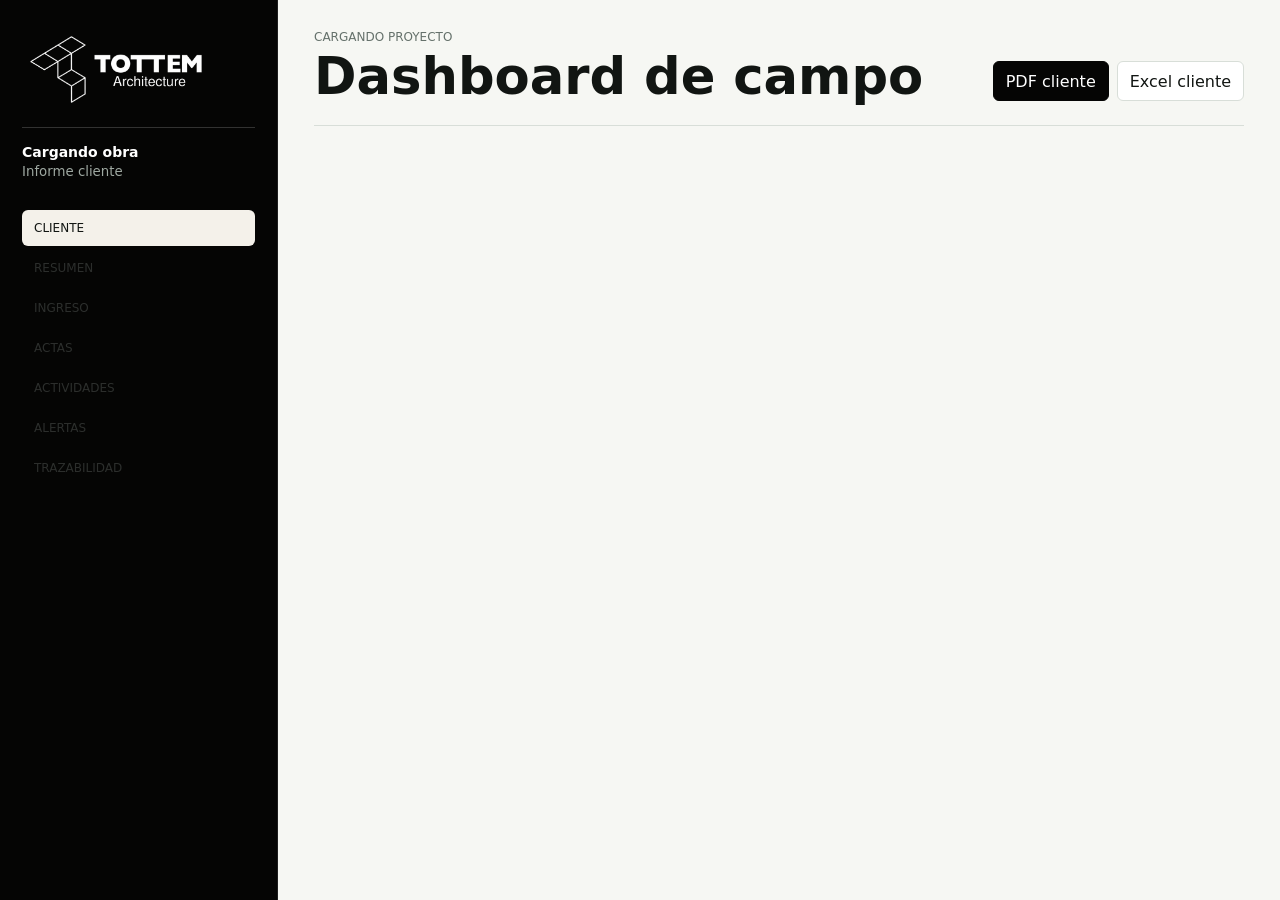
<file: index.html>
<!doctype html>
<html lang="es">
  <head>
    <meta charset="utf-8" />
    <meta name="viewport" content="width=device-width, initial-scale=1" />
    <meta http-equiv="refresh" content="0; url=./torrelaguna-dashboard/" />
    <title>Torre Laguna | Dashboard</title>
  </head>
  <body>
    <p>
      Abriendo dashboard de Torre Laguna:
      <a href="./torrelaguna-dashboard/">entrar al dashboard</a>.
    </p>
  </body>
</html>
</file>
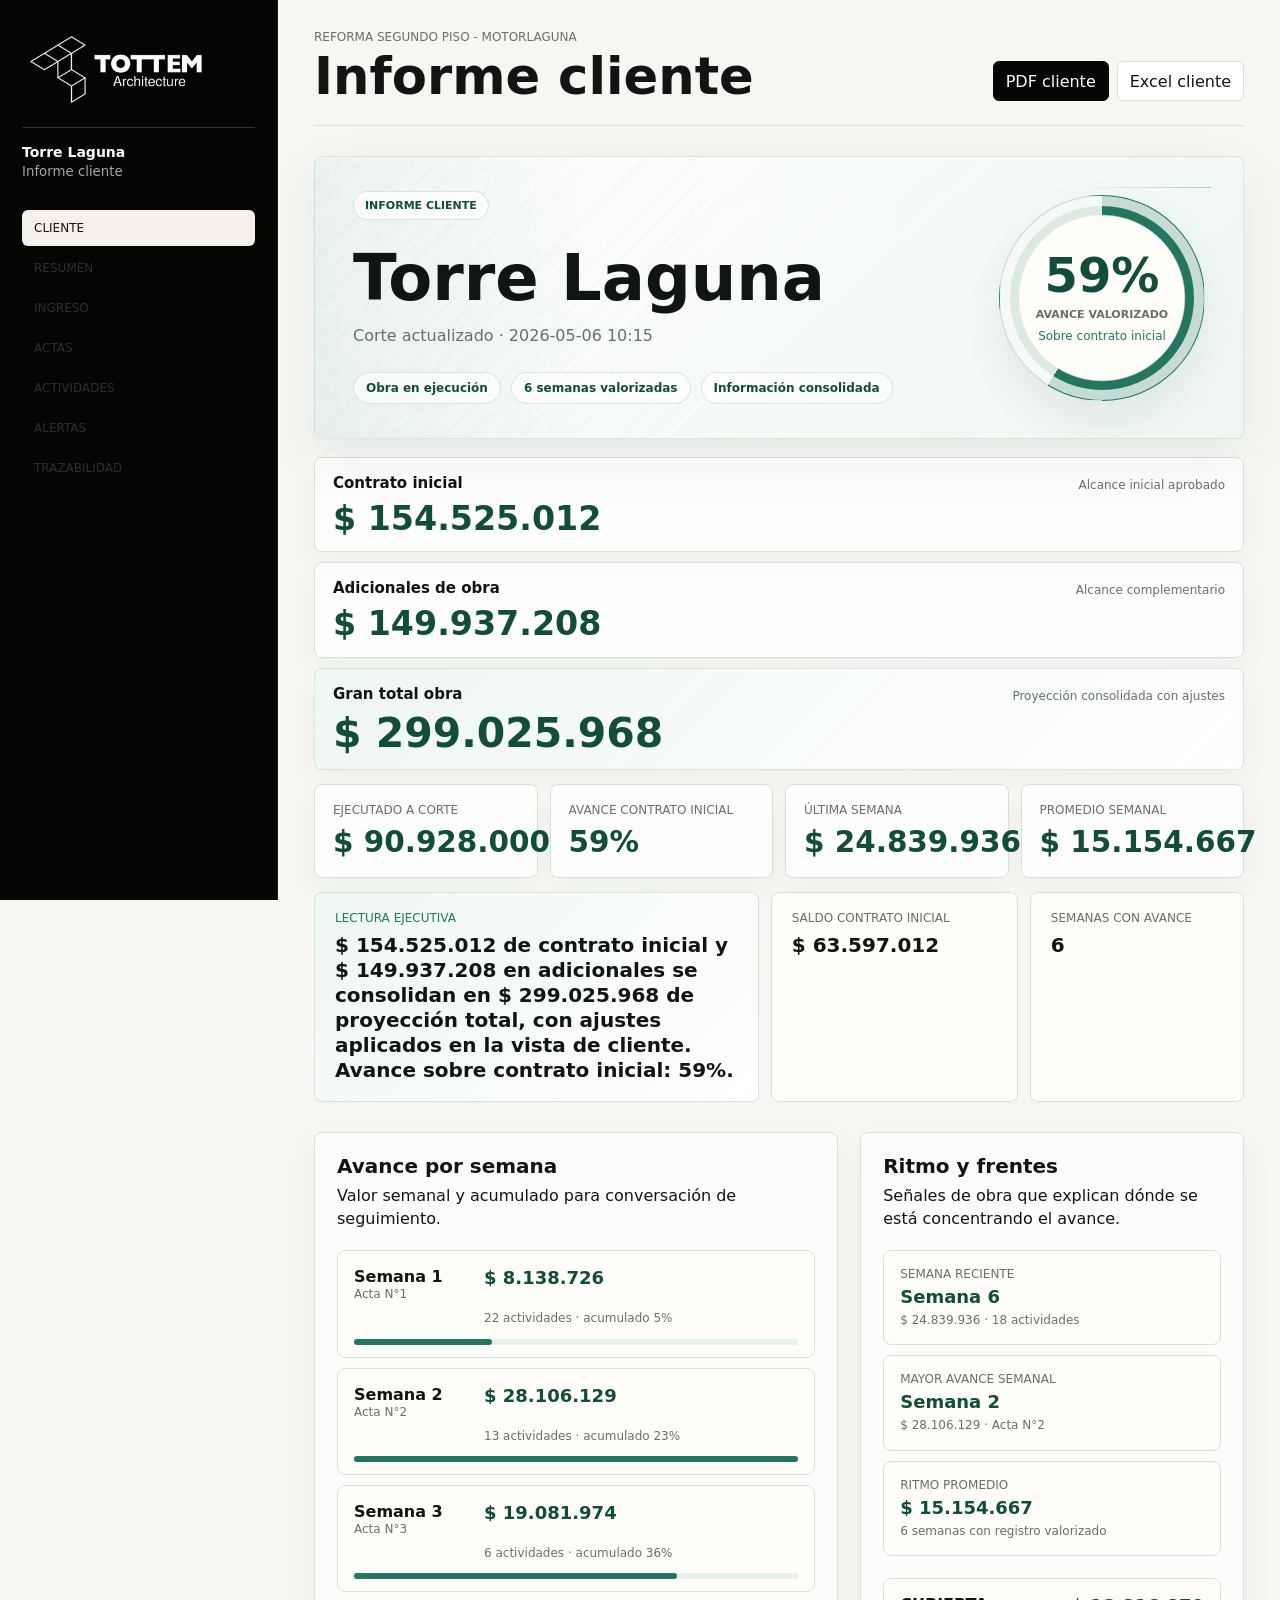
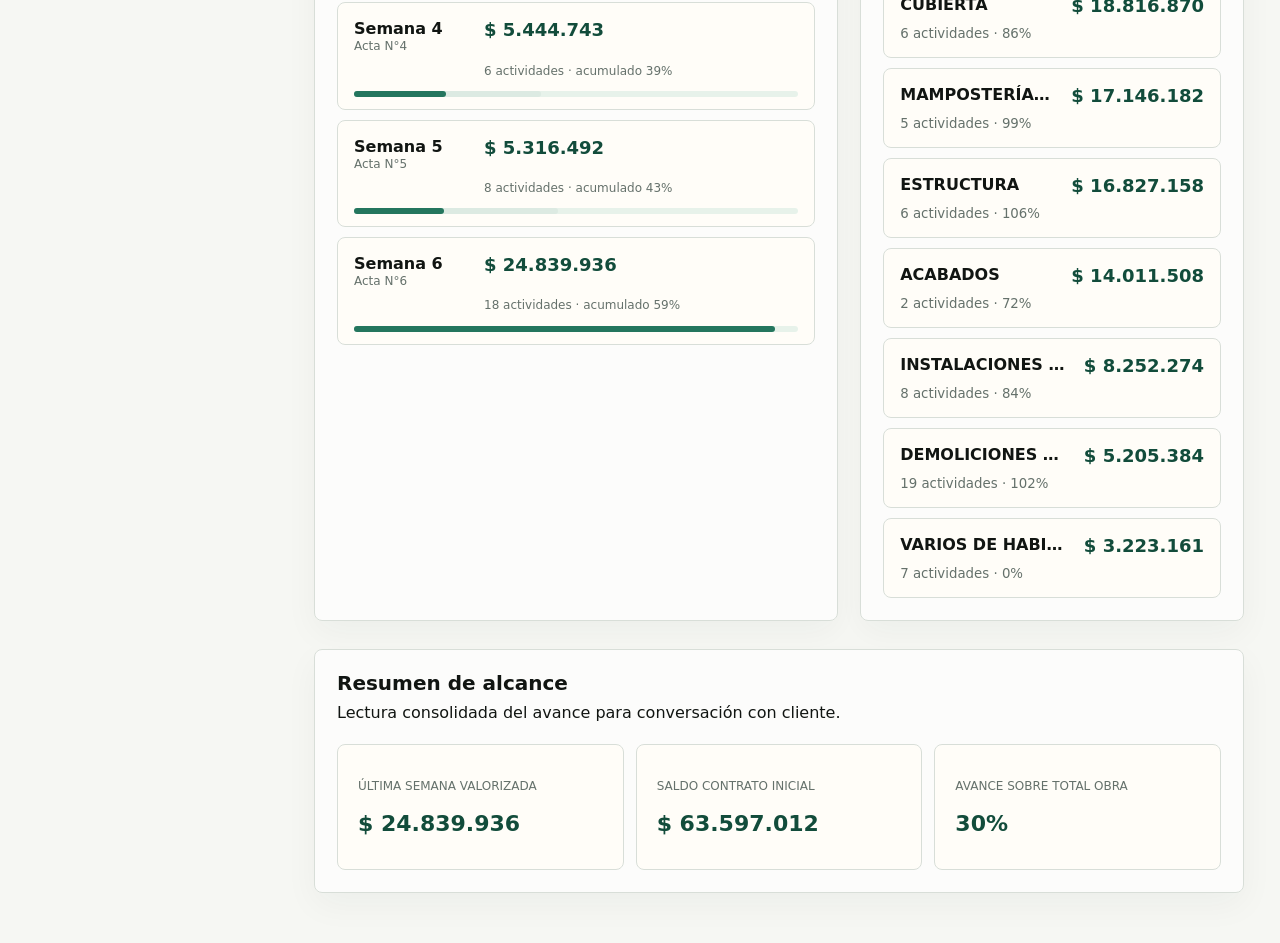
<file: torrelaguna-dashboard/index.html>
<!doctype html>
<html lang="es">
  <head>
    <meta charset="utf-8" />
    <meta name="viewport" content="width=device-width, initial-scale=1" />
    <title>Dashboard de obra</title>
    <link rel="icon" href="data:," />
    <link rel="stylesheet" href="./styles.css?v=20260506-client-meeting-client-total-v1" />
  </head>
  <body class="client-meeting-mode">
    <div class="app-shell">
      <aside class="sidebar">
        <div class="brand">
          <img class="brand-logo" src="./assets/tottem-architecture-white.png" alt="Tottem Architecture" />
          <div class="brand-context">
            <strong id="brandName">Cargando obra</strong>
            <small id="brandSubtitle">Informe cliente</small>
          </div>
        </div>
        <nav class="nav">
          <button class="nav-item active" data-section="client">Cliente</button>
          <button class="nav-item locked" data-section="overview" aria-disabled="true" disabled>Resumen</button>
          <button class="nav-item locked" data-section="ingest" aria-disabled="true" disabled>Ingreso</button>
          <button class="nav-item locked" data-section="actas" aria-disabled="true" disabled>Actas</button>
          <button class="nav-item locked" data-section="activities" aria-disabled="true" disabled>Actividades</button>
          <button class="nav-item locked" data-section="pending" aria-disabled="true" disabled>Alertas</button>
          <button class="nav-item locked" data-section="trace" aria-disabled="true" disabled>Trazabilidad</button>
        </nav>
        <div class="sidebar-note">
          <span>Base</span>
          <strong id="sourceWorkbook">Cargando...</strong>
        </div>
      </aside>

      <main class="workspace">
        <header class="topbar">
          <div>
            <p class="eyebrow" id="projectEyebrow">Cargando proyecto</p>
            <h1 id="workspaceTitle">Dashboard de campo</h1>
          </div>
          <div class="topbar-actions">
            <div class="export-actions" aria-label="Exportables">
              <button id="exportClientPdf" type="button">PDF cliente</button>
              <button id="exportClientExcel" type="button">Excel cliente</button>
              <button id="exportOpsExcel" type="button" hidden>Excel operativo</button>
            </div>
            <label class="search client-only-hidden">
              <span>Buscar</span>
              <input id="searchInput" type="search" placeholder="Ítem, actividad, fuente..." />
            </label>
            <select id="actaFilter" class="client-only-hidden" aria-label="Filtrar por acta">
              <option value="all">Todas las actas</option>
            </select>
          </div>
        </header>

        <section class="section client-section" id="client">
          <div class="client-hero">
            <div class="client-hero-copy">
              <p class="client-report-label">Informe cliente</p>
              <h2 id="clientProjectName">Cargando obra</h2>
              <p id="clientFreshness">Cargando corte actual...</p>
              <div class="client-hero-meta">
                <span id="clientHeroStatus">Estado del corte</span>
                <span id="clientHeroWeeks">Semanas con avance</span>
                <span id="clientHeroSource">Información consolidada</span>
              </div>
            </div>
            <div class="client-progress">
              <span id="clientProgressValue">0%</span>
              <small>Avance valorizado</small>
              <em id="clientProgressContext">Calculando avance</em>
            </div>
          </div>

          <section class="client-value-stack" aria-label="Composición del valor de obra">
            <div>
              <span>Contrato inicial</span>
              <small>Alcance inicial aprobado</small>
              <strong id="clientContractTotal">$0</strong>
            </div>
            <div>
              <span>Adicionales de obra</span>
              <small>Alcance complementario</small>
              <strong id="clientAdditionalTotal">$0</strong>
            </div>
            <div class="client-value-total">
              <span>Gran total obra</span>
              <small id="clientGrandTotalNote">Proyección consolidada</small>
              <strong id="clientGrandTotal">$0</strong>
            </div>
          </section>

          <div class="client-kpis">
            <div>
              <span>Ejecutado a corte</span>
              <strong id="clientExecutedTotal">$0</strong>
            </div>
            <div>
              <span>Avance contrato inicial</span>
              <strong id="clientProgressKpi">0%</strong>
            </div>
            <div>
              <span>Última semana</span>
              <strong id="clientLatestWeek">$0</strong>
            </div>
            <div>
              <span>Promedio semanal</span>
              <strong id="clientAverageWeek">$0</strong>
            </div>
          </div>

          <section class="client-brief">
            <div>
              <span>Lectura ejecutiva</span>
              <strong id="clientBriefProgress">Cargando lectura...</strong>
            </div>
            <div>
              <span>Saldo contrato inicial</span>
              <strong id="clientBalanceTotal">$0</strong>
            </div>
            <div>
              <span>Semanas con avance</span>
              <strong id="clientActiveActivities">0</strong>
            </div>
          </section>

          <div class="client-grid">
            <section class="client-block">
              <div class="panel-heading">
                <div>
                  <h2>Avance por semana</h2>
                  <p>Valor semanal y acumulado para conversación de seguimiento.</p>
                </div>
              </div>
              <div id="clientWeeks" class="client-week-list"></div>
            </section>

            <section class="client-block">
              <div class="panel-heading">
                <div>
                  <h2>Ritmo y frentes</h2>
                  <p>Señales de obra que explican dónde se está concentrando el avance.</p>
                </div>
              </div>
              <div id="clientRhythm" class="client-rhythm"></div>
              <div id="clientChapters" class="client-fronts"></div>
            </section>
          </div>

          <section class="client-block client-scope">
            <div class="panel-heading">
              <div>
                <h2>Resumen de alcance</h2>
                <p>Lectura consolidada del avance para conversación con cliente.</p>
              </div>
            </div>
            <div class="scope-strip">
              <button class="scope-item" data-client-action="scope-updated">
                <span>Última semana valorizada</span>
                <strong id="clientUpdatedTotal">$0</strong>
              </button>
              <button class="scope-item" data-client-action="scope-not-executed">
                <span>Saldo contrato inicial</span>
                <strong id="clientNotExecuted">$0</strong>
              </button>
              <button class="scope-item" data-client-action="scope-alerts">
                <span>Avance sobre total obra</span>
                <strong id="clientAlerts">0%</strong>
              </button>
            </div>
          </section>
        </section>

        <section class="section active" id="overview">
          <div class="signal-strip">
            <button class="signal active" data-focus="pending">
              <span>Prioridad de hoy</span>
              <strong id="todayPriority">Revisar alertas</strong>
            </button>
            <button class="signal" data-focus="activities">
              <span>Riesgo de control</span>
              <strong id="riskSignal">Sobreejecuciones</strong>
            </button>
            <button class="signal" data-focus="trace">
              <span>Evidencia</span>
              <strong>Fuente por movimiento</strong>
            </button>
          </div>

          <div class="kpi-grid">
            <article class="metric primary">
              <span>Avance valorizado</span>
              <strong id="progressValue">0%</strong>
              <small id="progressLabel">Calculado sobre presupuesto base</small>
            </article>
            <article class="metric">
              <span>Ejecutado</span>
              <strong id="executedValue">$0</strong>
              <small id="sourceCount">0 movimientos con fuente</small>
            </article>
            <article class="metric">
              <span>Saldo presupuesto</span>
              <strong id="balanceValue">$0</strong>
              <small id="activeCount">0 actividades activas</small>
            </article>
            <article class="metric attention">
              <span>Pendientes</span>
              <strong id="pendingValue">0</strong>
              <small id="pendingLabel">Por revisar antes de automatizar</small>
            </article>
          </div>

          <div class="overview-layout">
            <section class="panel progress-panel">
              <div class="panel-heading">
                <div>
                  <h2>Lectura de avance</h2>
                  <p>Lectura directa de la hoja CORTES_OBRA del archivo que está usando el equipo en campo.</p>
                </div>
                <span id="budgetTotal" class="quiet-number">$0</span>
              </div>
              <div class="progress-rail">
                <span id="progressBar"></span>
              </div>
              <div class="split-values">
                <div>
                  <span>Ejecutado</span>
                  <strong id="executedSplit">$0</strong>
                </div>
                <div>
                  <span>No ejecutado</span>
                  <strong id="notExecutedSplit">$0</strong>
                </div>
                <div>
                  <span>Adicional estimado</span>
                  <strong id="additionalSplit">$0</strong>
                </div>
              </div>
            </section>

            <section class="panel">
              <div class="panel-heading">
                <div>
                  <h2>Capítulos con mayor ejecución</h2>
                  <p>Ordenado por valor acumulado desde las actas del archivo vivo.</p>
                </div>
              </div>
              <div id="chapterBars" class="bar-list"></div>
            </section>
          </div>
        </section>

        <section class="section ingest-section" id="ingest">
          <div class="section-title">
            <h2>Ingreso de corte</h2>
            <p>Captura controlada de cantidades antes de escribirlas en una matriz contractual.</p>
          </div>

          <div class="ingest-status">
            <div>
              <span>Movimientos locales</span>
              <strong id="ingestCount">0</strong>
            </div>
            <div>
              <span>Pendientes de decisión</span>
              <strong id="ingestPendingCount">0</strong>
            </div>
            <div>
              <span>Valor simulado</span>
              <strong id="ingestTotalValue">$0</strong>
            </div>
          </div>

          <section class="daily-context">
            <div>
              <span>Parte diario</span>
              <strong id="contextSummary">Sin contexto activo</strong>
            </div>
            <label>
              <span>Acta</span>
              <select id="partActa">
                <option value="nuevo">Nuevo corte</option>
              </select>
            </label>
            <label>
              <span>Fecha</span>
              <input id="partDate" type="date" />
            </label>
            <label>
              <span>Fuente</span>
              <input id="partSource" type="text" list="sourceSuggestions" placeholder="Medina, Albeiro..." />
            </label>
            <label>
              <span>Frente / piso</span>
              <input id="partZone" type="text" placeholder="Piso 2, baño, fachada..." />
            </label>
            <label class="field-mode-toggle">
              <input id="fieldMode" type="checkbox" />
              <span>Modo móvil</span>
            </label>
          </section>

          <section class="quick-capture">
            <label>
              <span>Ingreso rápido tipo WhatsApp</span>
              <textarea id="quickEntry" rows="2" placeholder="Ej: Medina, 27 feb: 23.5 m2 mampostería, 4 und salidas hidráulicas, 12 ml tubería"></textarea>
            </label>
            <div class="quick-actions">
              <button id="parseQuickEntry" type="button">Interpretar</button>
              <button id="autoSaveQuickEntry" type="button">Guardar claro</button>
              <button id="processQuickLines" type="button">Procesar líneas</button>
            </div>
          </section>

          <section class="intake-assist">
            <div>
              <span>Actividades sugeridas</span>
              <div id="activityAssist" class="assist-list"></div>
            </div>
            <div>
              <span>Fuentes rápidas</span>
              <div id="sourceAssist" class="assist-chips"></div>
            </div>
            <div>
              <span>Plantillas</span>
              <div id="templateAssist" class="assist-chips"></div>
            </div>
          </section>

          <section class="field-shortcuts">
            <div>
              <span>Favoritos de obra</span>
              <div id="favoriteAssist" class="assist-list favorite-list"></div>
            </div>
            <div>
              <span>Aprendizajes</span>
              <div id="aliasAssist" class="assist-chips"></div>
            </div>
          </section>

          <section class="apu-assist">
            <div class="panel-heading">
              <div>
                <h2>Memoria APU</h2>
                <p id="apuCatalogMeta">Cargando catálogo histórico...</p>
              </div>
            </div>
            <div id="apuAssist" class="apu-assist-list"></div>
          </section>

          <div class="ingest-layout">
            <form class="entry-form" id="entryForm">
              <div class="form-head">
                <div>
                  <h2>Nuevo movimiento</h2>
                  <p>Registra cantidad, fuente y destino presupuestal. La coincidencia requiere confirmación humana.</p>
                </div>
                <span id="entryMatchState" class="status-pill warn">Sin selección</span>
              </div>

              <div class="form-grid">
                <label>
                  <span>Corte / acta</span>
                  <select id="entryActa">
                    <option value="nuevo">Nuevo corte</option>
                  </select>
                </label>
                <label>
                  <span>Fecha</span>
                  <input id="entryDate" type="date" />
                </label>
                <label>
                  <span>Tipo</span>
                  <select id="entryType">
                    <option value="avance">Avance</option>
                    <option value="correccion">Corrección</option>
                    <option value="adicional">Adicional</option>
                    <option value="no_ejecutado">No ejecutado</option>
                  </select>
                </label>
                <label>
                  <span>Cantidad</span>
                  <input id="entryQuantity" type="number" step="0.01" min="0" placeholder="23.5" />
                </label>
                <label>
                  <span>Unidad reportada</span>
                  <input id="entryUnit" type="text" list="unitSuggestions" placeholder="m2, ml, und..." />
                </label>
                <label>
                  <span>Fuente / procedencia</span>
                  <input id="entrySource" type="text" list="sourceSuggestions" placeholder="Medina, visita, memoria, foto..." />
                </label>
              </div>
              <datalist id="unitSuggestions"></datalist>
              <datalist id="sourceSuggestions"></datalist>

              <label class="wide-field">
                <span>Actividad reportada en campo</span>
                <textarea id="entryDescription" rows="3" placeholder="Ej: suministro e instalación de mampostería en ladrillo..."></textarea>
              </label>

              <label class="wide-field">
                <span>Observación</span>
                <textarea id="entryNote" rows="2" placeholder="Ubicación, piso, frente, aclaración o soporte pendiente..."></textarea>
              </label>

              <div class="selected-match" id="selectedMatch">
                <span>Ítem destino</span>
                <strong>Selecciona una sugerencia para poder guardar como confirmado.</strong>
              </div>

              <div class="validation-list" id="entryValidation"></div>

              <div class="entry-actions">
                <button type="submit">Guardar movimiento</button>
                <button type="button" id="saveAsPending" class="secondary-button">Guardar pendiente</button>
                <button type="reset" class="ghost-button">Limpiar</button>
              </div>
            </form>

            <section class="match-panel">
              <div class="panel-heading">
                <div>
                  <h2>Sugerencias de matriz</h2>
                  <p>Coincidencias contra las actividades de presupuesto cargadas en este proyecto.</p>
                </div>
              </div>
              <div id="ambiguityPanel" class="ambiguity-panel"></div>
              <div id="matchSuggestions" class="match-list"></div>
              <div class="apu-note">
                <span>Memoria activa</span>
                <strong>APU Machine alimenta autocompletado y sugerencias sin cargar automáticamente contra la matriz.</strong>
              </div>
            </section>
          </div>

          <section class="ledger-section">
            <div class="panel-heading">
              <div>
                <h2>Bandeja de movimientos</h2>
                <p>Datos guardados localmente en este navegador. Sirven como maqueta de ingreso, no modifican Excel.</p>
              </div>
              <div class="ledger-actions">
                <button id="importMovements" type="button">Importar JSON</button>
                <button id="exportMovements" type="button">Exportar paquete</button>
                <button id="copyPackageSummary" type="button">Copiar resumen</button>
                <button id="clearMovements" type="button">Vaciar</button>
                <input id="movementImportFile" type="file" accept="application/json,.json" hidden />
              </div>
            </div>
            <div id="movementBuckets" class="movement-buckets"></div>
            <div id="movementLedger" class="movement-ledger"></div>
          </section>

          <section class="handoff-section">
            <div class="panel-heading">
              <div>
                <h2>Preparación para migración</h2>
                <p>Estado del paquete que mañana puede pasar a una base compartida o backend.</p>
              </div>
            </div>
            <div id="handoffSummary" class="handoff-summary"></div>
          </section>

          <section class="draft-section">
            <div class="panel-heading">
              <div>
                <h2>Acta simulada</h2>
                <p>Resumen generado desde los movimientos locales antes de migrar a una base compartida.</p>
              </div>
            </div>
            <div id="draftSummary" class="draft-summary"></div>
          </section>
        </section>

        <section class="section" id="actas">
          <div class="section-title">
            <h2>Actas y cortes</h2>
            <p>Cada corte se lee desde las columnas de acta de la hoja CORTES_OBRA.</p>
          </div>
          <div id="actaRows" class="acta-list"></div>
        </section>

        <section class="section" id="activities">
          <div class="section-title">
            <h2>Matriz de actividades</h2>
            <p>La hoja PROYECCIÓN leída como tablero: presupuesto, ejecutado, saldo y alerta.</p>
          </div>
          <div class="segmented" id="activityStatusFilter">
            <button class="active" data-status="all">Todas</button>
            <button data-status="En ejecución">En ejecución</button>
            <button data-status="Sobreejecutado">Sobreejecutadas</button>
            <button data-status="Adicional">Adicionales</button>
            <button data-status="No ejecutado">No ejecutadas</button>
            <button data-status="Sin avance">Sin avance</button>
          </div>
          <div class="table-wrap">
            <table>
              <thead>
                <tr>
                  <th>Ítem</th>
                  <th>Actividad</th>
                  <th>Und</th>
                  <th>Presupuesto</th>
                  <th>Ejecutado</th>
                  <th>Avance</th>
                  <th>Estado</th>
                </tr>
              </thead>
              <tbody id="activityTable"></tbody>
            </table>
          </div>
        </section>

        <section class="section" id="pending">
          <div class="section-title">
            <h2>Alertas de archivo</h2>
            <p>Filas y diferencias que conviene resolver antes de automatizar cortes desde este libro.</p>
          </div>
          <div class="segmented" id="pendingStatusFilter">
            <button class="active" data-status="all">Todos</button>
            <button data-status="SIN_COINCIDENCIA">Sin coincidencia</button>
            <button data-status="REVISAR">Revisar</button>
            <button data-status="EXCLUIDO">Excluidos</button>
            <button data-status="RESUELTO">Resueltos</button>
          </div>
          <div class="decision-toolbar">
            <span id="decisionCount">0 revisiones locales</span>
            <button id="exportDecisions">Exportar revisiones</button>
            <button id="clearDecisions">Reiniciar revisiones</button>
          </div>
          <div id="pendingList" class="review-list"></div>
        </section>

        <section class="section" id="trace">
          <div class="section-title">
            <h2>Trazabilidad de fuentes</h2>
            <p>De cada cantidad de acta a su fila, celda y valor dentro de CORTES_OBRA.</p>
          </div>
          <div id="traceList" class="trace-list"></div>
        </section>
      </main>

      <aside class="inspector" id="inspector" aria-live="polite">
        <button class="inspector-close" id="inspectorClose" aria-label="Cerrar">×</button>
        <span class="inspector-kicker">Detalle</span>
        <h2 id="inspectorTitle">Selecciona una fila</h2>
        <p id="inspectorBody">Haz clic en una actividad, pendiente o fuente para ver su trazabilidad aquí.</p>
        <div id="inspectorMeta" class="inspector-meta"></div>
        <div id="inspectorActions" class="inspector-actions"></div>
      </aside>
    </div>

    <script src="./app.js?v=20260506-client-meeting-client-total-v1"></script>
  </body>
</html>
</file>
<file: torrelaguna-dashboard/styles.css>
:root {
  --ink: #111512;
  --muted: #65716b;
  --line: #d8ded8;
  --soft: #ecefec;
  --paper: #f6f7f3;
  --panel: #ffffff;
  --brand-black: #050504;
  --brand-rail: #131410;
  --brand-muted: #9ea8a1;
  --accent: #24765e;
  --accent-dark: #124c3b;
  --warn: #a8662a;
  --danger: #a1433d;
  --shadow: 0 18px 50px rgba(28, 33, 29, 0.08);
}

* {
  box-sizing: border-box;
}

body {
  margin: 0;
  min-height: 100vh;
  background: var(--paper);
  color: var(--ink);
  font-family: Inter, ui-sans-serif, system-ui, -apple-system, BlinkMacSystemFont, "Segoe UI", sans-serif;
  letter-spacing: 0;
}

body.field-mode .apu-assist {
  display: none;
}

body.field-mode .ingest-layout {
  grid-template-columns: minmax(0, 620px) minmax(260px, 0.7fr);
}

body.field-mode .quick-capture textarea {
  min-height: 88px;
}

button,
input,
select {
  font: inherit;
}

.app-shell {
  display: grid;
  grid-template-columns: 278px minmax(0, 1fr);
  min-height: 100vh;
}

.sidebar {
  position: sticky;
  top: 0;
  height: 100vh;
  padding: 28px 22px;
  background: var(--brand-black);
  border-right: 1px solid rgba(255, 255, 255, 0.1);
  color: #fff;
  display: flex;
  flex-direction: column;
  gap: 30px;
}

.brand {
  display: grid;
  gap: 16px;
}

.brand-logo {
  display: block;
  width: min(188px, 100%);
  height: auto;
}

.brand-context {
  border-top: 1px solid rgba(255, 255, 255, 0.18);
  padding-top: 16px;
}

.brand strong {
  display: block;
  max-width: 190px;
  color: #fff;
  font-size: 14px;
  line-height: 1.25;
}

.brand small,
.sidebar-note span,
.metric span,
.metric small,
.eyebrow,
.panel p,
.section-title p,
td small {
  color: var(--muted);
}

.brand small,
.sidebar-note span {
  color: var(--brand-muted);
}

.nav {
  display: grid;
  gap: 4px;
}

.nav-item {
  appearance: none;
  border: 0;
  background: transparent;
  color: var(--brand-muted);
  text-align: left;
  padding: 11px 12px;
  border-radius: 6px;
  cursor: pointer;
  font-size: 12px;
  letter-spacing: 0;
  text-transform: uppercase;
  transition: background 180ms ease, color 180ms ease, transform 180ms ease;
}

.nav-item:hover {
  color: #fff;
  background: rgba(255, 255, 255, 0.08);
  transform: translateX(2px);
}

.nav-item.active {
  color: var(--ink);
  background: #f4f1ea;
}

.nav-item.locked,
.nav-item:disabled {
  color: rgba(158, 168, 161, 0.42);
  cursor: not-allowed;
  opacity: 0.62;
}

.nav-item.locked:hover,
.nav-item:disabled:hover {
  color: rgba(158, 168, 161, 0.42);
  background: transparent;
  transform: none;
}

.sidebar-note {
  margin-top: auto;
  padding-top: 18px;
  border-top: 1px solid rgba(255, 255, 255, 0.18);
}

.sidebar-note span,
.sidebar-note strong {
  display: block;
}

.sidebar-note strong {
  margin-top: 8px;
  color: #fff;
  font-size: 12px;
  line-height: 1.45;
  word-break: break-word;
}

.workspace {
  padding: 30px 36px 50px;
  min-width: 0;
}

.topbar {
  display: flex;
  justify-content: space-between;
  align-items: flex-end;
  gap: 24px;
  margin-bottom: 30px;
  padding-bottom: 24px;
  border-bottom: 1px solid var(--line);
}

.eyebrow {
  margin: 0 0 8px;
  font-size: 12px;
  text-transform: uppercase;
}

h1,
h2,
p {
  margin: 0;
}

h1 {
  font-size: clamp(30px, 4vw, 54px);
  line-height: 0.96;
  max-width: 720px;
}

h2 {
  font-size: 20px;
  line-height: 1.1;
}

.topbar-actions {
  display: flex;
  align-items: end;
  gap: 12px;
  flex-wrap: wrap;
  justify-content: flex-end;
}

.export-actions {
  display: flex;
  flex-wrap: wrap;
  justify-content: flex-end;
  gap: 8px;
  max-width: 430px;
}

.export-actions button {
  appearance: none;
  min-height: 40px;
  border: 1px solid var(--line);
  border-radius: 6px;
  background: #fff;
  color: var(--ink);
  padding: 0 12px;
  cursor: pointer;
  transition: border-color 180ms ease, color 180ms ease, background 180ms ease, transform 180ms ease;
}

.export-actions button:first-child {
  background: var(--brand-black);
  border-color: var(--brand-black);
  color: #fff;
}

.export-actions button:hover {
  border-color: var(--accent);
  color: var(--accent-dark);
  transform: translateY(-1px);
}

.export-actions button:first-child:hover {
  background: var(--accent-dark);
  border-color: var(--accent-dark);
  color: #fff;
}

.client-meeting-mode .sidebar-note,
.client-meeting-mode .client-only-hidden {
  display: none;
}

.client-meeting-mode .topbar-actions {
  align-items: start;
}

.client-meeting-mode .section:not(#client) {
  display: none !important;
}

.search {
  display: grid;
  gap: 6px;
  color: var(--muted);
  font-size: 12px;
}

.search input,
select {
  border: 1px solid var(--line);
  background: #fff;
  height: 40px;
  border-radius: 6px;
  padding: 0 12px;
  min-width: 220px;
  color: var(--ink);
}

select {
  min-width: 176px;
}

.section {
  display: none;
  animation: rise 280ms ease both;
}

.section.active {
  display: block;
}

.signal-strip {
  display: grid;
  grid-template-columns: repeat(3, minmax(0, 1fr));
  gap: 1px;
  background: var(--line);
  border: 1px solid var(--line);
  margin-bottom: 18px;
}

.signal {
  appearance: none;
  border: 0;
  background: #fff;
  text-align: left;
  padding: 16px 18px;
  cursor: pointer;
  transition: background 180ms ease, color 180ms ease;
}

.signal span,
.inspector-kicker {
  display: block;
  color: var(--muted);
  font-size: 12px;
  text-transform: uppercase;
}

.signal strong {
  display: block;
  margin-top: 6px;
  font-size: 17px;
}

.signal.active,
.signal:hover {
  background: #e3eee8;
  color: var(--accent-dark);
}

@keyframes rise {
  from {
    opacity: 0;
    transform: translateY(8px);
  }
  to {
    opacity: 1;
    transform: translateY(0);
  }
}

.kpi-grid {
  display: grid;
  grid-template-columns: repeat(4, minmax(0, 1fr));
  border-top: 1px solid var(--line);
  border-bottom: 1px solid var(--line);
  margin-bottom: 26px;
}

.metric {
  padding: 18px 22px;
  border-right: 1px solid var(--line);
  min-height: 138px;
  display: flex;
  flex-direction: column;
  justify-content: space-between;
  background: rgba(255, 255, 255, 0.42);
}

.metric:last-child {
  border-right: 0;
}

.metric strong {
  font-size: clamp(25px, 2.35vw, 36px);
  line-height: 1;
  white-space: nowrap;
  letter-spacing: 0;
}

.metric.primary strong {
  color: var(--accent-dark);
}

.metric.attention strong {
  color: var(--warn);
}

.overview-layout {
  display: grid;
  grid-template-columns: minmax(0, 1.1fr) minmax(320px, 0.9fr);
  gap: 24px;
}

.panel {
  background: var(--panel);
  border: 1px solid var(--line);
  border-radius: 8px;
  box-shadow: var(--shadow);
  padding: 22px;
}

.panel-heading,
.section-title {
  display: flex;
  justify-content: space-between;
  gap: 20px;
  align-items: start;
  margin-bottom: 20px;
}

.panel-heading p,
.section-title p {
  margin-top: 7px;
  line-height: 1.45;
}

.quiet-number {
  color: var(--muted);
  white-space: nowrap;
}

.progress-rail {
  height: 18px;
  background: var(--soft);
  border: 1px solid var(--line);
  overflow: hidden;
  border-radius: 999px;
}

.progress-rail span {
  display: block;
  height: 100%;
  width: 0;
  background: linear-gradient(90deg, var(--accent-dark), var(--accent));
  border-radius: inherit;
  transition: width 700ms cubic-bezier(0.2, 0.8, 0.2, 1);
}

.split-values {
  display: grid;
  grid-template-columns: repeat(3, 1fr);
  gap: 1px;
  margin-top: 22px;
  background: var(--line);
  border: 1px solid var(--line);
}

.split-values div {
  background: #fff;
  padding: 16px;
}

.split-values span {
  display: block;
  color: var(--muted);
  font-size: 12px;
  margin-bottom: 8px;
}

.split-values strong {
  font-size: 18px;
}

.client-section {
  --client-card: #fffdf8;
  --client-paper: #f8faf5;
  --client-mint: #e2f0e8;
  --client-mint-soft: #eff7f2;
  --client-mint-line: rgba(36, 118, 94, 0.16);
  --client-green: #24765e;
  --client-green-dark: #124c3b;
  --client-progress-track: #dceae2;
  --client-progress: 0%;
  color: var(--ink);
}

.client-hero {
  position: relative;
  display: grid;
  grid-template-columns: minmax(0, 1fr) 212px;
  gap: 34px;
  align-items: center;
  min-height: 282px;
  padding: 34px 38px;
  margin: 0 0 18px;
  overflow: hidden;
  border: 1px solid var(--client-mint-line);
  border-radius: 8px;
  background:
    linear-gradient(140deg, rgba(255, 255, 255, 0.84), rgba(239, 247, 242, 0.92)),
    linear-gradient(90deg, var(--client-paper), var(--client-mint-soft));
  color: var(--ink);
  isolation: isolate;
  box-shadow: 0 18px 54px rgba(30, 50, 42, 0.07);
}

.client-hero::before {
  content: "";
  position: absolute;
  inset: 0 auto 0 0;
  width: min(42%, 520px);
  background:
    linear-gradient(90deg, rgba(36, 118, 94, 0.11), transparent 72%),
    repeating-linear-gradient(135deg, rgba(36, 118, 94, 0.06) 0 1px, transparent 1px 18px);
  opacity: 0.78;
  pointer-events: none;
  z-index: -1;
}

.client-hero::after {
  content: "";
  position: absolute;
  right: 32px;
  top: 30px;
  width: 132px;
  height: 1px;
  background: linear-gradient(90deg, transparent, rgba(36, 118, 94, 0.34));
  pointer-events: none;
  z-index: -1;
}

.client-hero-copy {
  display: flex;
  flex-direction: column;
  justify-content: center;
  min-width: 0;
}

.client-report-label {
  width: fit-content;
  margin: 0;
  padding: 7px 11px;
  border: 1px solid var(--client-mint-line);
  border-radius: 999px;
  background: rgba(255, 255, 255, 0.7);
  color: var(--client-green-dark);
  font-size: 11px;
  font-weight: 800;
  letter-spacing: 0;
  text-transform: uppercase;
}

.client-hero h2 {
  max-width: 720px;
  margin-top: 28px;
  font-size: clamp(44px, 5vw, 70px);
  line-height: 0.94;
  letter-spacing: 0;
}

.client-hero p:not(.client-report-label) {
  max-width: 680px;
  margin-top: 16px;
  color: var(--muted);
  line-height: 1.48;
  font-size: 16px;
}

.client-hero-meta {
  display: flex;
  flex-wrap: wrap;
  gap: 10px;
  margin-top: 24px;
}

.client-hero-meta span {
  min-height: 32px;
  display: inline-flex;
  align-items: center;
  border: 1px solid var(--client-mint-line);
  border-radius: 999px;
  background: rgba(255, 255, 255, 0.62);
  color: var(--client-green-dark);
  padding: 0 12px;
  font-size: 12px;
  font-weight: 700;
}

.client-progress {
  aspect-ratio: 1;
  align-self: center;
  justify-self: end;
  width: 206px;
  border-radius: 50%;
  display: grid;
  place-items: center;
  align-content: center;
  border: 1px solid rgba(36, 118, 94, 0.14);
  background:
    radial-gradient(circle at center, #fffdf8 0 57%, transparent 58%),
    conic-gradient(var(--client-green) var(--client-progress), var(--client-progress-track) 0);
  box-shadow:
    0 18px 42px rgba(28, 48, 39, 0.08),
    inset 0 0 0 10px rgba(255, 255, 255, 0.74);
}

.client-progress span {
  display: block;
  color: var(--client-green-dark);
  font-size: 48px;
  font-weight: 800;
  line-height: 1;
}

.client-progress small {
  margin-top: 9px;
  color: var(--muted);
  text-transform: uppercase;
  font-size: 11px;
  font-weight: 800;
}

.client-progress em {
  display: block;
  max-width: 138px;
  margin-top: 8px;
  color: var(--client-green);
  font-size: 12px;
  font-style: normal;
  line-height: 1.25;
  text-align: center;
}

.client-value-stack {
  display: grid;
  gap: 10px;
  margin-bottom: 14px;
}

.client-value-stack div {
  min-width: 0;
  display: grid;
  grid-template-columns: minmax(0, 1fr) max-content;
  gap: 10px 18px;
  align-items: center;
  border: 1px solid var(--line);
  border-radius: 8px;
  background: rgba(255, 255, 255, 0.74);
  padding: 16px 18px;
  box-shadow: 0 12px 28px rgba(28, 48, 39, 0.035);
}

.client-value-stack span {
  display: block;
  color: var(--ink);
  font-size: 15px;
  font-weight: 800;
}

.client-value-stack small {
  display: block;
  margin-top: 4px;
  color: var(--muted);
  font-size: 12px;
}

.client-value-stack strong {
  color: var(--client-green-dark);
  font-size: clamp(22px, 2.6vw, 36px);
  line-height: 1;
  white-space: nowrap;
}

.client-value-stack .client-value-total {
  border-color: var(--client-mint-line);
  background: linear-gradient(135deg, var(--client-mint-soft), rgba(255, 255, 255, 0.92));
}

.client-value-stack .client-value-total strong {
  font-size: clamp(26px, 3.2vw, 44px);
}

.client-kpis {
  display: grid;
  grid-template-columns: repeat(4, minmax(0, 1fr));
  gap: 12px;
  margin-bottom: 14px;
}

.client-kpis div {
  min-width: 0;
  padding: 18px 18px 19px;
  border: 1px solid var(--line);
  border-radius: 8px;
  background: rgba(255, 255, 255, 0.72);
  box-shadow: 0 12px 28px rgba(28, 48, 39, 0.04);
}

.client-kpis div + div {
  padding-left: 18px;
}

.client-kpis div:last-child {
  border-right: 1px solid var(--line);
}

.client-kpis span,
.client-brief span,
.rhythm-item span,
.scope-item span {
  display: block;
  color: var(--muted);
  font-size: 12px;
  text-transform: uppercase;
}

.client-kpis strong {
  display: block;
  margin-top: 11px;
  color: var(--client-green-dark);
  font-size: clamp(21px, 2.3vw, 34px);
  line-height: 1;
  white-space: nowrap;
  letter-spacing: 0;
}

.client-brief {
  display: grid;
  grid-template-columns: minmax(0, 1.35fr) minmax(220px, 0.75fr) minmax(180px, 0.65fr);
  gap: 12px;
  margin-bottom: 30px;
}

.client-brief div {
  min-width: 0;
  border: 1px solid var(--line);
  border-radius: 8px;
  background: var(--client-card);
  padding: 18px 20px;
}

.client-brief div:first-child {
  border-color: var(--client-mint-line);
  background: linear-gradient(135deg, var(--client-mint-soft), rgba(255, 255, 255, 0.9));
  color: var(--ink);
}

.client-brief div:first-child span {
  color: var(--client-green);
}

.client-brief strong {
  display: block;
  margin-top: 8px;
  font-size: 20px;
  line-height: 1.25;
}

.client-grid {
  display: grid;
  grid-template-columns: minmax(0, 1.12fr) minmax(340px, 0.82fr);
  gap: 22px;
}

.client-block {
  position: relative;
  min-width: 0;
  border: 1px solid var(--line);
  border-radius: 8px;
  padding: 22px;
  background: rgba(255, 255, 255, 0.62);
  box-shadow: 0 12px 34px rgba(28, 48, 39, 0.045);
}

.client-week-list,
.client-fronts {
  display: grid;
  gap: 10px;
  margin-top: 16px;
}

.client-week,
.client-front,
.rhythm-item,
.scope-item {
  appearance: none;
  width: 100%;
  border: 1px solid var(--line);
  border-radius: 8px;
  background: var(--client-card);
  color: var(--ink);
  text-align: left;
  padding: 16px;
  cursor: pointer;
  transition: border-color 180ms ease, background 180ms ease, transform 180ms ease, box-shadow 180ms ease;
}

.client-week {
  position: relative;
  display: grid;
  grid-template-columns: 112px minmax(0, 1fr) max-content;
  gap: 8px 18px;
  align-items: start;
  padding-bottom: 30px;
  overflow: hidden;
}

.client-week:hover,
.client-front:hover,
.rhythm-item:hover,
.scope-item:hover {
  border-color: var(--client-mint-line);
  background: #ffffff;
  box-shadow: 0 12px 28px rgba(28, 48, 39, 0.07);
  transform: translateY(-1px);
}

.client-week::after {
  content: "";
  position: absolute;
  left: 16px;
  right: 16px;
  bottom: 12px;
  height: 6px;
  border-radius: 999px;
  background: rgba(226, 240, 232, 0.8);
  pointer-events: none;
  z-index: 0;
}

.client-week span,
.client-front span {
  font-weight: 800;
}

.client-week strong,
.client-front strong,
.rhythm-item strong,
.scope-item strong {
  color: var(--client-green-dark);
  font-size: 18px;
}

.client-week small,
.client-week em,
.rhythm-item small {
  display: block;
  color: var(--muted);
  font-size: 12px;
  font-style: normal;
  line-height: 1.35;
}

.client-week em {
  grid-column: 2 / -1;
}

.client-week i,
.client-week b {
  position: absolute;
  left: 16px;
  max-width: calc(100% - 32px);
  height: 6px;
  border-radius: 999px;
}

.client-week i {
  bottom: 12px;
  background: var(--client-green);
  z-index: 2;
}

.client-week b {
  bottom: 12px;
  background: var(--client-progress-track);
  z-index: 1;
}

.client-rhythm {
  display: grid;
  gap: 10px;
  margin-bottom: 22px;
}

.rhythm-item {
  display: grid;
  gap: 5px;
  padding: 16px;
}

.client-front {
  display: grid;
  grid-template-columns: minmax(0, 1fr) max-content;
  gap: 10px 18px;
}

.client-front span {
  overflow: hidden;
  text-overflow: ellipsis;
  white-space: nowrap;
}

.client-front small {
  grid-column: 1 / -1;
  color: var(--muted);
}

.client-scope {
  margin-top: 28px;
}

.scope-strip {
  display: grid;
  grid-template-columns: repeat(3, minmax(0, 1fr));
  gap: 12px;
}

.scope-item {
  min-height: 126px;
  background: var(--client-card);
  padding: 20px;
}

.scope-item strong {
  display: block;
  margin-top: 18px;
  color: var(--accent-dark);
  font-size: 22px;
}

.client-section.active .client-hero {
  animation: clientReveal 480ms ease both;
}

.client-section.active .client-kpis,
.client-section.active .client-brief,
.client-section.active .client-grid,
.client-section.active .client-scope {
  animation: clientLift 520ms ease both;
}

.client-section.active .client-brief {
  animation-delay: 70ms;
}

.client-section.active .client-grid {
  animation-delay: 120ms;
}

.client-section.active .client-scope {
  animation-delay: 160ms;
}

@keyframes clientReveal {
  from {
    opacity: 0;
    transform: translateY(12px);
  }
  to {
    opacity: 1;
    transform: translateY(0);
  }
}

@keyframes clientLift {
  from {
    opacity: 0;
    transform: translateY(8px);
  }
  to {
    opacity: 1;
    transform: translateY(0);
  }
}

.ingest-section {
  --ingest-line: rgba(22, 32, 28, 0.13);
}

.ingest-status {
  display: grid;
  grid-template-columns: 0.7fr 0.9fr 1.1fr;
  border-top: 1px solid var(--line);
  border-bottom: 1px solid var(--line);
  margin: 0 0 24px;
}

.ingest-status div {
  padding: 18px 20px 18px 0;
  border-right: 1px solid var(--line);
}

.ingest-status div + div {
  padding-left: 20px;
}

.ingest-status div:last-child {
  border-right: 0;
}

.ingest-status span,
.entry-form label span,
.wide-field span,
.selected-match span,
.apu-note span {
  display: block;
  color: var(--muted);
  font-size: 12px;
  text-transform: uppercase;
}

.ingest-status strong {
  display: block;
  margin-top: 10px;
  font-size: clamp(26px, 3.2vw, 42px);
  line-height: 1;
}

.daily-context {
  display: grid;
  grid-template-columns: minmax(220px, 1.25fr) minmax(150px, 0.65fr) minmax(140px, 0.5fr) minmax(150px, 0.65fr) minmax(170px, 0.8fr) auto;
  gap: 12px;
  align-items: end;
  margin-bottom: 24px;
  padding: 16px 0 20px;
  border-bottom: 1px solid var(--line);
}

.daily-context > div,
.daily-context label {
  min-width: 0;
}

.daily-context span,
.field-shortcuts span {
  display: block;
  color: var(--muted);
  font-size: 12px;
  text-transform: uppercase;
}

.daily-context strong {
  display: block;
  margin-top: 8px;
  line-height: 1.28;
}

.daily-context input,
.daily-context select {
  width: 100%;
  min-width: 0;
  min-height: 38px;
  border: 1px solid var(--line);
  background: #fff;
  color: var(--ink);
  border-radius: 6px;
  padding: 8px 10px;
}

.field-mode-toggle {
  display: flex;
  align-items: center;
  gap: 8px;
  min-height: 38px;
  cursor: pointer;
}

.field-mode-toggle input {
  width: 16px;
  min-height: 16px;
}

.quick-capture {
  display: grid;
  grid-template-columns: minmax(0, 1fr) max-content;
  gap: 12px;
  align-items: stretch;
  margin-bottom: 24px;
  padding-bottom: 22px;
  border-bottom: 1px solid var(--line);
}

.quick-capture label {
  display: grid;
  gap: 7px;
}

.quick-capture span {
  color: var(--muted);
  font-size: 12px;
  text-transform: uppercase;
}

.quick-capture textarea {
  width: 100%;
  min-height: 58px;
  border: 1px solid var(--line);
  background: #fff;
  border-radius: 6px;
  padding: 11px 12px;
  resize: vertical;
}

.quick-actions {
  display: grid;
  grid-template-columns: 1fr;
  gap: 8px;
}

.quick-capture button {
  appearance: none;
  border: 1px solid var(--ink);
  background: var(--ink);
  color: #fff;
  border-radius: 6px;
  min-height: 34px;
  padding: 0 18px;
  cursor: pointer;
}

.quick-capture button + button {
  background: #fff;
  color: var(--ink);
}

.quick-capture button:last-child {
  border-color: var(--accent);
  color: var(--accent-dark);
}

.intake-assist {
  display: grid;
  grid-template-columns: minmax(0, 1.2fr) minmax(220px, 0.5fr) minmax(220px, 0.5fr);
  gap: 18px;
  margin-bottom: 26px;
  padding-bottom: 22px;
  border-bottom: 1px solid var(--line);
}

.intake-assist > div {
  min-width: 0;
}

.intake-assist span {
  display: block;
  color: var(--muted);
  font-size: 12px;
  text-transform: uppercase;
}

.assist-list,
.assist-chips {
  display: flex;
  flex-wrap: wrap;
  gap: 8px;
  margin-top: 9px;
}

.assist-list button,
.assist-chips button {
  appearance: none;
  border: 1px solid var(--line);
  background: #fff;
  color: var(--ink);
  border-radius: 999px;
  padding: 8px 11px;
  cursor: pointer;
  text-align: left;
  transition: border-color 180ms ease, color 180ms ease, transform 180ms ease;
}

.assist-list button:hover,
.assist-chips button:hover {
  border-color: var(--accent);
  color: var(--accent-dark);
  transform: translateY(-1px);
}

.assist-list button {
  max-width: 260px;
  border-radius: 8px;
}

.assist-list strong,
.assist-list span {
  display: block;
}

.assist-list strong {
  font-size: 12px;
  color: var(--accent-dark);
}

.assist-list span {
  margin-top: 4px;
  text-transform: none;
  line-height: 1.28;
}

.field-shortcuts {
  display: grid;
  grid-template-columns: minmax(0, 1.1fr) minmax(260px, 0.9fr);
  gap: 18px;
  margin-bottom: 26px;
  padding-bottom: 22px;
  border-bottom: 1px solid var(--line);
}

.favorite-list button {
  max-width: 220px;
}

.empty-inline {
  display: inline-block;
  padding: 8px 0;
  color: var(--muted);
  font-size: 13px;
}

.apu-assist {
  margin-bottom: 26px;
  padding: 20px 0 24px;
  border-top: 1px solid var(--line);
  border-bottom: 1px solid var(--line);
}

.apu-assist .panel-heading {
  margin-bottom: 14px;
}

.apu-assist-list {
  display: grid;
  grid-template-columns: repeat(4, minmax(0, 1fr));
  gap: 10px;
}

.apu-assist-list button {
  appearance: none;
  min-height: 104px;
  border: 1px solid var(--line);
  background: #fff;
  border-radius: 8px;
  padding: 12px;
  color: var(--ink);
  cursor: pointer;
  text-align: left;
  transition: border-color 180ms ease, background 180ms ease, transform 180ms ease;
}

.apu-assist-list button:hover {
  border-color: var(--accent);
  background: #f9fbf8;
  transform: translateY(-1px);
}

.apu-assist-list span,
.apu-assist-list small,
.apu-assist-list strong {
  display: block;
}

.apu-assist-list span,
.apu-assist-list small {
  color: var(--muted);
  font-size: 12px;
  line-height: 1.28;
}

.apu-assist-list strong {
  margin: 6px 0;
  font-size: 13px;
  line-height: 1.22;
}

.ingest-layout {
  display: grid;
  grid-template-columns: minmax(0, 1.15fr) minmax(320px, 0.85fr);
  gap: 28px;
  align-items: start;
}

.entry-form,
.match-panel,
.ledger-section {
  border-top: 1px solid var(--line);
  padding-top: 20px;
}

.form-head {
  display: flex;
  align-items: start;
  justify-content: space-between;
  gap: 18px;
  margin-bottom: 20px;
}

.form-head p {
  max-width: 620px;
  margin-top: 6px;
  color: var(--muted);
  line-height: 1.45;
}

.form-grid {
  display: grid;
  grid-template-columns: repeat(3, minmax(0, 1fr));
  gap: 14px;
}

.entry-form label,
.wide-field {
  display: grid;
  gap: 7px;
}

.entry-form input,
.entry-form select,
.entry-form textarea {
  width: 100%;
  min-width: 0;
  border: 1px solid var(--line);
  background: #fff;
  color: var(--ink);
  border-radius: 6px;
  padding: 10px 12px;
}

.entry-form input,
.entry-form select {
  min-height: 42px;
}

.entry-form textarea {
  resize: vertical;
  line-height: 1.45;
}

.wide-field {
  margin-top: 14px;
}

.selected-match {
  margin-top: 16px;
  padding: 16px;
  background: #fff;
  border: 1px solid var(--line);
  border-left: 4px solid var(--accent);
}

.selected-match strong {
  display: block;
  margin-top: 8px;
  line-height: 1.25;
}

.selected-match small {
  display: block;
  margin-top: 8px;
  color: var(--muted);
}

.validation-list {
  display: grid;
  gap: 6px;
  margin-top: 12px;
}

.validation-item {
  padding: 9px 12px;
  border-left: 3px solid var(--line);
  background: rgba(255, 255, 255, 0.58);
  color: var(--muted);
  font-size: 13px;
  line-height: 1.35;
}

.validation-item.ok {
  border-left-color: var(--accent);
  color: var(--accent-dark);
}

.validation-item.warn {
  border-left-color: var(--warn);
  color: var(--warn);
}

.validation-item.danger {
  border-left-color: var(--danger);
  color: var(--danger);
}

.entry-actions,
.ledger-actions {
  display: flex;
  flex-wrap: wrap;
  gap: 10px;
}

.entry-actions {
  margin-top: 18px;
}

.entry-actions button,
.ledger-actions button {
  appearance: none;
  border: 1px solid var(--ink);
  background: var(--ink);
  color: #fff;
  border-radius: 6px;
  padding: 10px 14px;
  cursor: pointer;
}

.entry-actions .secondary-button,
.ledger-actions button {
  background: #fff;
  color: var(--ink);
}

.entry-actions .ghost-button {
  background: transparent;
  color: var(--muted);
  border-color: var(--line);
}

.match-list {
  display: grid;
  gap: 10px;
}

.ambiguity-panel {
  margin-bottom: 12px;
}

.ambiguity-panel:empty {
  display: none;
}

.ambiguity-panel > div:first-child {
  padding: 12px 14px;
  border-left: 4px solid var(--warn);
  background: #fff8ef;
}

.ambiguity-panel span {
  display: block;
  color: var(--warn);
  font-size: 12px;
  text-transform: uppercase;
}

.ambiguity-panel strong {
  display: block;
  margin-top: 4px;
}

.ambiguity-options {
  display: grid;
  gap: 8px;
  margin-top: 8px;
}

.ambiguity-options button {
  appearance: none;
  border: 1px solid var(--line);
  background: #fff;
  border-radius: 8px;
  padding: 10px 12px;
  color: var(--ink);
  text-align: left;
  cursor: pointer;
}

.ambiguity-options button:hover {
  border-color: var(--warn);
}

.match-option {
  appearance: none;
  width: 100%;
  border: 1px solid transparent;
  border-bottom-color: var(--line);
  background: transparent;
  color: var(--ink);
  text-align: left;
  padding: 13px 0 15px;
  cursor: pointer;
  transition: border-color 180ms ease, background 180ms ease, padding 180ms ease;
}

.match-option:hover,
.match-option.selected {
  border-color: var(--accent);
  background: #fff;
  padding-left: 12px;
  padding-right: 12px;
}

.match-option span {
  display: block;
  color: var(--accent-dark);
  font-size: 12px;
  font-weight: 800;
  text-transform: uppercase;
}

.match-option strong {
  display: block;
  margin-top: 7px;
  line-height: 1.24;
}

.match-option small {
  display: block;
  margin-top: 8px;
  color: var(--muted);
}

.apu-note {
  margin-top: 18px;
  padding-top: 16px;
  border-top: 1px solid var(--line);
}

.apu-note strong {
  display: block;
  margin-top: 8px;
  color: var(--muted);
  line-height: 1.35;
}

.ledger-section {
  margin-top: 34px;
}

.movement-buckets {
  display: grid;
  grid-template-columns: repeat(5, minmax(0, 1fr));
  gap: 1px;
  margin: 14px 0 16px;
  background: var(--line);
  border: 1px solid var(--line);
}

.movement-buckets button {
  appearance: none;
  border: 0;
  background: #fff;
  color: var(--muted);
  padding: 13px 14px;
  text-align: left;
  cursor: pointer;
}

.movement-buckets button.active {
  color: var(--ink);
  background: #e5eee9;
}

.movement-buckets span {
  display: block;
  font-size: 12px;
  text-transform: uppercase;
}

.movement-buckets strong {
  display: block;
  margin-top: 6px;
  font-size: 22px;
  line-height: 1;
}

.handoff-section,
.draft-section {
  margin-top: 28px;
  border-top: 1px solid var(--line);
  padding-top: 20px;
}

.handoff-summary {
  display: grid;
  gap: 14px;
}

.handoff-grid {
  display: grid;
  grid-template-columns: repeat(6, minmax(0, 1fr));
  gap: 1px;
  background: var(--line);
  border: 1px solid var(--line);
}

.handoff-grid div {
  min-width: 0;
  background: #fff;
  padding: 14px;
}

.handoff-grid span,
.handoff-note span {
  display: block;
  color: var(--muted);
  font-size: 12px;
  text-transform: uppercase;
}

.handoff-grid strong {
  display: block;
  margin-top: 8px;
  font-size: 18px;
  line-height: 1.15;
  overflow-wrap: anywhere;
}

.handoff-note {
  display: grid;
  gap: 6px;
  border-left: 3px solid var(--accent);
  background: rgba(255, 255, 255, 0.62);
  padding: 14px 16px;
}

.handoff-note span {
  line-height: 1.45;
  text-transform: none;
}

.movement-ledger {
  display: grid;
  gap: 1px;
  background: var(--line);
  border-top: 1px solid var(--line);
}

.movement-row {
  display: grid;
  grid-template-columns: minmax(0, 1.4fr) minmax(150px, 0.45fr) max-content;
  gap: 18px;
  align-items: center;
  background: var(--paper);
  padding: 14px 0;
  cursor: pointer;
}

.movement-row strong {
  line-height: 1.25;
}

.draft-summary {
  display: grid;
  gap: 1px;
  background: var(--line);
  border-top: 1px solid var(--line);
}

.draft-row {
  display: grid;
  grid-template-columns: minmax(0, 1fr) max-content;
  gap: 18px;
  align-items: center;
  background: var(--paper);
  padding: 15px 0;
}

.draft-row strong {
  line-height: 1.25;
}

.bar-list {
  display: grid;
  gap: 14px;
}

.bar-row {
  display: grid;
  grid-template-columns: minmax(0, 1fr) 96px;
  gap: 12px;
  align-items: center;
}

.bar-label {
  display: grid;
  gap: 6px;
  min-width: 0;
}

.bar-label strong {
  overflow: hidden;
  text-overflow: ellipsis;
  white-space: nowrap;
}

.bar-track {
  height: 8px;
  background: var(--soft);
  overflow: hidden;
  border-radius: 999px;
}

.bar-fill {
  display: block;
  height: 100%;
  background: var(--accent);
  width: 0;
  transition: width 650ms ease;
}

.section-title {
  border-bottom: 1px solid var(--line);
  padding-bottom: 18px;
}

.segmented {
  display: inline-flex;
  gap: 4px;
  padding: 4px;
  margin: 0 0 18px;
  border: 1px solid var(--line);
  border-radius: 8px;
  background: #fff;
  max-width: 100%;
  overflow-x: auto;
}

.segmented button {
  appearance: none;
  border: 0;
  background: transparent;
  color: var(--muted);
  min-height: 32px;
  padding: 0 12px;
  border-radius: 6px;
  white-space: nowrap;
  cursor: pointer;
}

.segmented button.active {
  background: var(--accent-dark);
  color: #fff;
}

.decision-toolbar {
  display: flex;
  align-items: center;
  gap: 10px;
  flex-wrap: wrap;
  margin: 0 0 20px;
  color: var(--muted);
  font-size: 13px;
}

.decision-toolbar button {
  min-height: 32px;
  border: 1px solid var(--line);
  background: #fff;
  border-radius: 6px;
  padding: 0 10px;
  cursor: pointer;
}

.decision-toolbar button:hover {
  border-color: var(--accent);
  color: var(--accent-dark);
}

.acta-list,
.review-list,
.trace-list {
  display: grid;
  gap: 10px;
}

.acta-row,
.review-row {
  display: grid;
  grid-template-columns: 180px 1fr auto;
  gap: 18px;
  align-items: center;
  padding: 16px 0;
  border-bottom: 1px solid var(--line);
  cursor: pointer;
  transition: background 160ms ease, padding-left 160ms ease;
}

.trace-row {
  display: grid;
  grid-template-columns: minmax(220px, 0.36fr) minmax(0, 1fr) max-content;
  gap: 24px;
  align-items: center;
  padding: 18px 0;
  border-bottom: 1px solid var(--line);
  cursor: pointer;
  transition: background 160ms ease, padding-left 160ms ease;
}

.trace-row > div,
.review-row > div,
.acta-row > div {
  min-width: 0;
}

.acta-row:hover,
.review-row:hover,
.trace-row:hover,
tbody tr:hover {
  background: rgba(31, 122, 91, 0.06);
}

.acta-row:hover,
.review-row:hover,
.trace-row:hover {
  padding-left: 8px;
}

.acta-row strong,
.review-row strong,
.trace-row strong {
  display: block;
  line-height: 1.18;
  overflow-wrap: anywhere;
}

.trace-row > div:nth-child(2) strong {
  display: -webkit-box;
  -webkit-line-clamp: 3;
  -webkit-box-orient: vertical;
  overflow: hidden;
}

.row-meta {
  display: block;
  margin-top: 6px;
  color: var(--muted);
  font-size: 13px;
  line-height: 1.45;
  overflow-wrap: anywhere;
}

.trace-row .row-meta {
  display: -webkit-box;
  -webkit-line-clamp: 2;
  -webkit-box-orient: vertical;
  overflow: hidden;
}

.status-pill {
  display: inline-flex;
  align-items: center;
  justify-content: center;
  min-width: 108px;
  min-height: 30px;
  padding: 4px 10px;
  border-radius: 999px;
  background: var(--soft);
  color: var(--muted);
  font-size: 12px;
}

.status-pill.ok {
  background: #dfeee7;
  color: var(--accent-dark);
}

.status-pill.warn {
  background: #f3e2cc;
  color: var(--warn);
}

.status-pill.danger {
  background: #f1d7d4;
  color: var(--danger);
}

.status-pill.resolved {
  background: #e7e6e1;
  color: var(--muted);
}

.table-wrap {
  overflow: auto;
  border-top: 1px solid var(--line);
}

table {
  width: 100%;
  border-collapse: collapse;
  min-width: 920px;
}

th,
td {
  text-align: left;
  padding: 14px 12px;
  border-bottom: 1px solid var(--line);
  vertical-align: top;
}

th {
  position: sticky;
  top: 0;
  background: var(--paper);
  color: var(--muted);
  font-size: 12px;
  font-weight: 700;
  text-transform: uppercase;
}

td {
  font-size: 14px;
}

tbody tr {
  cursor: pointer;
}

.activity-name {
  max-width: 540px;
  line-height: 1.38;
}

.mini-progress {
  width: 118px;
  height: 7px;
  background: var(--soft);
  border-radius: 999px;
  overflow: hidden;
  margin-top: 8px;
}

.mini-progress span {
  display: block;
  height: 100%;
  background: var(--accent);
}

.empty {
  color: var(--muted);
  padding: 28px 0;
}

.inspector {
  position: fixed;
  top: 96px;
  right: 18px;
  z-index: 10;
  width: min(420px, calc(100vw - 36px));
  max-height: calc(100vh - 114px);
  overflow: auto;
  background: #fff;
  border: 1px solid var(--line);
  border-radius: 8px;
  box-shadow: 0 24px 80px rgba(21, 25, 22, 0.18);
  padding: 22px;
  transform: translateX(calc(100% + 28px));
  opacity: 0;
  pointer-events: none;
  transition: transform 240ms ease, opacity 240ms ease;
}

.inspector.open {
  transform: translateX(0);
  opacity: 1;
  pointer-events: auto;
}

.inspector-close {
  position: absolute;
  top: 12px;
  right: 12px;
  width: 32px;
  height: 32px;
  border: 1px solid var(--line);
  border-radius: 50%;
  background: #fff;
  cursor: pointer;
}

.inspector h2 {
  margin-top: 10px;
  padding-right: 28px;
}

.inspector p {
  margin-top: 12px;
  color: var(--muted);
  line-height: 1.5;
}

.inspector-meta {
  display: grid;
  gap: 10px;
  margin-top: 18px;
}

.inspector-actions {
  display: grid;
  gap: 8px;
  margin-top: 20px;
}

.action-button {
  appearance: none;
  border: 1px solid var(--line);
  background: var(--accent-dark);
  color: #fff;
  border-radius: 6px;
  min-height: 40px;
  padding: 0 12px;
  text-align: left;
  cursor: pointer;
}

.action-button.secondary {
  background: #fff;
  color: var(--ink);
}

.action-button.danger {
  background: #fff;
  color: var(--danger);
}

.meta-line {
  display: grid;
  grid-template-columns: 132px minmax(0, 1fr);
  gap: 12px;
  padding-top: 10px;
  border-top: 1px solid var(--line);
}

.meta-line span {
  color: var(--muted);
  font-size: 12px;
  text-transform: uppercase;
}

.meta-line strong {
  font-size: 14px;
  line-height: 1.35;
}

@media (max-width: 980px) {
  .app-shell {
    grid-template-columns: 1fr;
  }

  .sidebar {
    position: static;
    height: auto;
    flex-direction: row;
    align-items: flex-start;
    flex-wrap: wrap;
    overflow: visible;
  }

  .nav {
    display: flex;
    flex: 1 1 240px;
    flex-wrap: wrap;
  }

  .nav-item {
    white-space: nowrap;
  }

  .sidebar-note {
    display: none;
  }

  .workspace {
    padding: 22px 18px 38px;
  }

  .topbar,
  .topbar-actions,
  .panel-heading,
  .section-title {
    display: grid;
  }

  .kpi-grid,
  .overview-layout,
  .client-hero,
  .client-kpis,
  .client-brief,
  .client-grid,
  .ingest-status,
  .daily-context,
  .ingest-layout,
  .quick-capture,
  .intake-assist,
  .field-shortcuts,
  .apu-assist-list,
  .form-grid,
  .scope-strip,
  .split-values,
  .signal-strip {
    grid-template-columns: 1fr;
  }

  body.field-mode .ingest-layout {
    grid-template-columns: 1fr;
  }

  .client-hero {
    align-items: start;
    min-height: auto;
    padding: 26px 22px;
    gap: 24px;
  }

  .client-hero h2 {
    max-width: 100%;
    margin-top: 20px;
    font-size: clamp(36px, 12vw, 52px);
    line-height: 0.98;
  }

  .client-hero-meta {
    display: grid;
  }

  .client-progress {
    justify-self: start;
    width: 164px;
  }

  .client-value-stack div {
    grid-template-columns: 1fr;
    gap: 10px;
  }

  .client-value-stack strong {
    font-size: clamp(24px, 8vw, 32px);
  }

  .client-kpis div,
  .client-kpis div + div,
  .client-brief div {
    padding-left: 18px;
    border-right: 1px solid var(--line);
    border-bottom: 1px solid var(--line);
  }

  .ingest-status div,
  .ingest-status div + div {
    padding-left: 0;
    border-right: 0;
    border-bottom: 1px solid var(--line);
  }

  .client-week,
  .client-front,
  .movement-row,
  .movement-buckets,
  .handoff-grid,
  .draft-row {
    grid-template-columns: 1fr;
  }

  .client-week em {
    grid-column: 1;
  }

  .client-week i,
  .client-week b {
    left: 14px;
    max-width: calc(100% - 28px);
  }

  .client-week::after {
    left: 14px;
    right: 14px;
  }

  .metric {
    border-right: 0;
    border-bottom: 1px solid var(--line);
  }

  .acta-row,
  .review-row,
  .trace-row {
    grid-template-columns: 1fr;
    gap: 8px;
  }

  .search input,
  select,
  .export-actions {
    min-width: 100%;
  }

  .export-actions {
    justify-content: stretch;
  }

  .export-actions button {
    flex: 1 1 150px;
  }

  .inspector {
    top: 18px;
    max-height: calc(100vh - 36px);
  }
}
</file>
